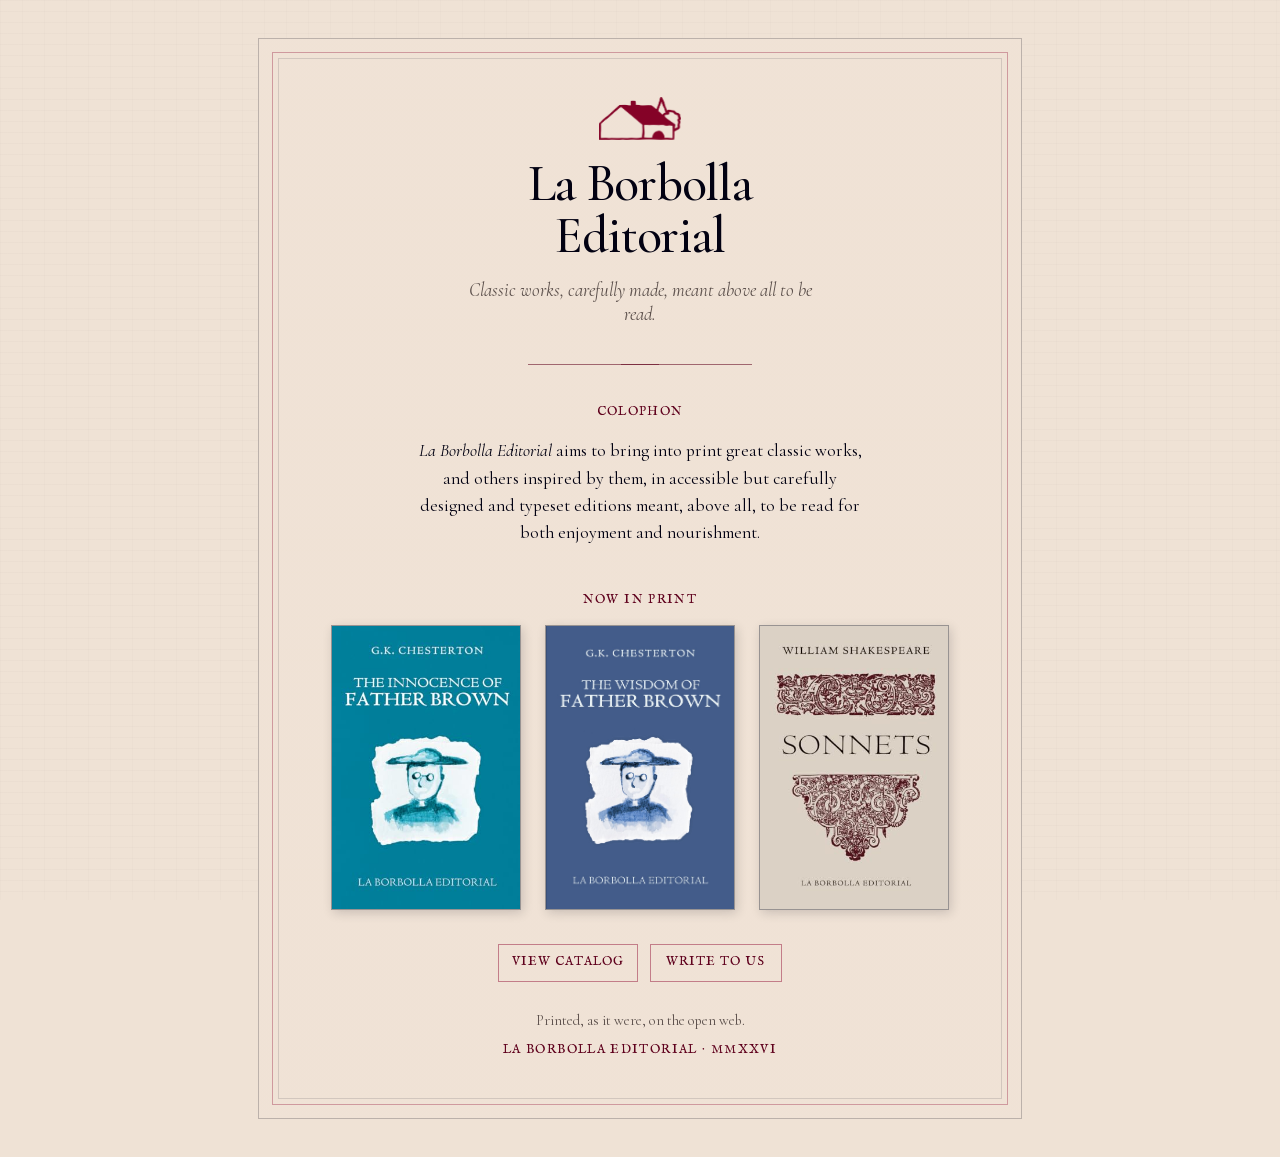
<file: index.html>
<!doctype html>
<html lang="en">
<head>
  <meta charset="utf-8">
  <meta name="viewport" content="width=device-width, initial-scale=1">
  <title>La Borbolla Editorial</title>
  <meta name="description" content="Classic works, carefully made, meant above all to be read. Accessible, carefully typeset editions of great classics.">
  <meta name="theme-color" content="#efe2d5">
  <link rel="canonical" href="https://laborbollaeditorial.com/">
  <link rel="icon" type="image/png" href="assets/social-preview.png">
  <meta property="og:type" content="website">
  <meta property="og:site_name" content="La Borbolla Editorial">
  <meta property="og:title" content="La Borbolla Editorial">
  <meta property="og:description" content="Classic works, carefully made, meant above all to be read. Accessible, carefully typeset editions of great classics.">
  <meta property="og:url" content="https://laborbollaeditorial.com/">
  <meta property="og:image" content="https://laborbollaeditorial.com/assets/social-preview.png">
  <meta property="og:image:alt" content="La Borbolla Editorial: classic works, carefully made, meant above all to be read">
  <meta name="twitter:card" content="summary_large_image">
  <link rel="preload" href="assets/fonts/CormorantGaramond-normal-400-latin.woff2" as="font" type="font/woff2" crossorigin>
  <link rel="stylesheet" href="styles.css">
</head>
<body>
  <main class="page" aria-label="La Borbolla Editorial colophon">
    <section class="colophon-card">
      <header class="masthead">
        <img class="printer-mark" src="assets/mark.png" alt="La Borbolla printer's mark" width="1638" height="858">
        <h1>La Borbolla Editorial</h1>
        <p class="subtitle">Classic works, carefully made, meant above all to be read.</p>
      </header>

      <div class="rule" aria-hidden="true"></div>

      <section class="statement" aria-labelledby="statement-title">
        <h2 id="statement-title">Colophon</h2>
        <p>
          <em>La Borbolla Editorial</em> aims to bring into print great classic works, and others inspired by them, in accessible but carefully designed and typeset editions meant, above all, to be read for both enjoyment and nourishment.
        </p>
      </section>

      <section class="now-in-print" aria-labelledby="shelf-title">
        <h2 id="shelf-title">Now in print</h2>
<!-- BUILD:shelf -->
    <ul class="shelf">
      <li><a href="catalog.html#the-innocence-of-father-brown"><img class="book-cover" src="assets/covers/innocence-father-brown.jpg" alt="Cover of The Innocence of Father Brown" width="324" height="500" loading="lazy"><span class="visually-hidden">The Innocence of Father Brown</span></a></li>
      <li><a href="catalog.html#the-wisdom-of-father-brown"><img class="book-cover" src="assets/covers/wisdom-father-brown.jpg" alt="Cover of The Wisdom of Father Brown" width="324" height="500" loading="lazy"><span class="visually-hidden">The Wisdom of Father Brown</span></a></li>
      <li><a href="catalog.html#sonnets"><img class="book-cover" src="assets/covers/sonnets.jpg" alt="Cover of Sonnets" width="324" height="500" loading="lazy"><span class="visually-hidden">Sonnets</span></a></li>
    </ul>
<!-- /BUILD:shelf -->
      </section>

      <nav class="actions" aria-label="Site links">
        <a href="catalog.html">View catalog</a>
        <a href="mailto:sir.jpiglesias@gmail.com">Write to us</a>
      </nav>

      <footer>
        <p>Printed, as it were, on the open web.</p>
        <p class="sig">La Borbolla Editorial · MMXXVI</p>
      </footer>
    </section>
  </main>
<!-- BUILD:jsonld -->
  <script type="application/ld+json">
[
  {
    "@context": "https://schema.org",
    "@type": "Organization",
    "name": "La Borbolla Editorial",
    "url": "https://laborbollaeditorial.com/",
    "logo": "https://laborbollaeditorial.com/assets/mark.png"
  }
]
  </script>
<!-- /BUILD:jsonld -->
</body>
</html>
</file>
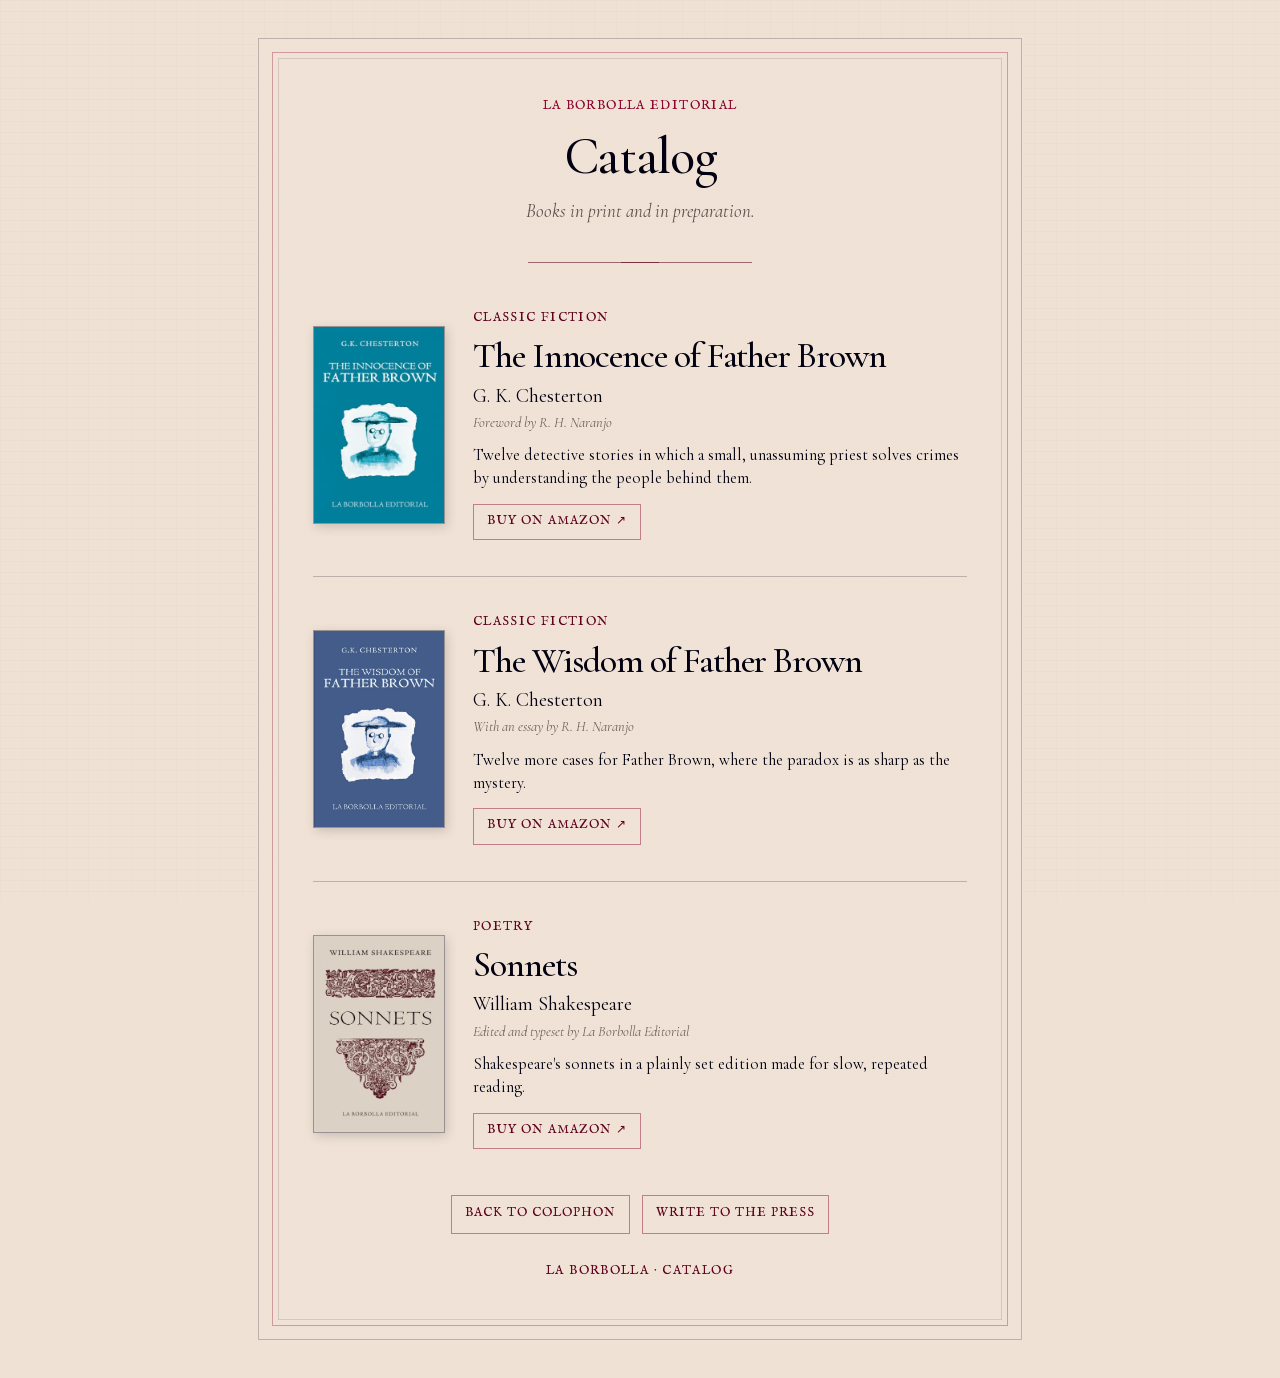
<file: catalog.html>
<!doctype html>
<html lang="en">
<head>
  <meta charset="utf-8">
  <meta name="viewport" content="width=device-width, initial-scale=1">
  <title>Catalog — La Borbolla Editorial</title>
  <meta name="description" content="Books in print and in preparation from La Borbolla Editorial: classic fiction and poetry in carefully typeset editions.">
  <meta name="theme-color" content="#efe2d5">
  <link rel="canonical" href="https://laborbollaeditorial.com/catalog.html">
  <link rel="icon" type="image/png" href="assets/social-preview.png">
  <meta property="og:type" content="website">
  <meta property="og:site_name" content="La Borbolla Editorial">
  <meta property="og:title" content="Catalog — La Borbolla Editorial">
  <meta property="og:description" content="Books in print and in preparation from La Borbolla Editorial: classic fiction and poetry in carefully typeset editions.">
  <meta property="og:url" content="https://laborbollaeditorial.com/catalog.html">
  <meta property="og:image" content="https://laborbollaeditorial.com/assets/social-preview.png">
  <meta property="og:image:alt" content="La Borbolla Editorial: classic works, carefully made, meant above all to be read">
  <meta name="twitter:card" content="summary_large_image">
  <link rel="preload" href="assets/fonts/CormorantGaramond-normal-400-latin.woff2" as="font" type="font/woff2" crossorigin>
  <link rel="stylesheet" href="styles.css">
  <script src="catalog.js" defer></script>
</head>
<body>
  <main class="page catalog-page" aria-label="La Borbolla Editorial catalog">
    <section class="colophon-card catalog-card">
      <header class="masthead catalog-masthead">
        <p class="eyebrow">La Borbolla Editorial</p>
        <h1>Catalog</h1>
        <p class="subtitle">Books in print and in preparation.</p>
      </header>

      <div class="rule" aria-hidden="true"></div>

      <section id="catalog-list" class="book-list" aria-label="Books">
<!-- BUILD:list -->
      <article id="the-innocence-of-father-brown" class="book-entry" data-categories="Classic fiction">
        <img class="book-cover" src="assets/covers/innocence-father-brown.jpg" alt="Cover of The Innocence of Father Brown" width="324" height="500" loading="lazy">
        <div class="book-copy">
          <p class="book-kicker">Classic fiction</p>
          <h2>The Innocence of Father Brown</h2>
          <p class="book-authors">G. K. Chesterton</p>
          <p class="book-contributors">Foreword by R. H. Naranjo</p>
          <p class="book-blurb">Twelve detective stories in which a small, unassuming priest solves crimes by understanding the people behind them.</p>
          <a class="book-buy" href="https://www.amazon.com/dp/B0H1HYPTSS" target="_blank" rel="noopener noreferrer">Buy <span class="visually-hidden">The Innocence of Father Brown </span>on Amazon <span aria-hidden="true">↗</span></a>
        </div>
      </article>
      <article id="the-wisdom-of-father-brown" class="book-entry" data-categories="Classic fiction">
        <img class="book-cover" src="assets/covers/wisdom-father-brown.jpg" alt="Cover of The Wisdom of Father Brown" width="324" height="500" loading="lazy">
        <div class="book-copy">
          <p class="book-kicker">Classic fiction</p>
          <h2>The Wisdom of Father Brown</h2>
          <p class="book-authors">G. K. Chesterton</p>
          <p class="book-contributors">With an essay by R. H. Naranjo</p>
          <p class="book-blurb">Twelve more cases for Father Brown, where the paradox is as sharp as the mystery.</p>
          <a class="book-buy" href="https://www.amazon.com/dp/B0HQ1B64QD" target="_blank" rel="noopener noreferrer">Buy <span class="visually-hidden">The Wisdom of Father Brown </span>on Amazon <span aria-hidden="true">↗</span></a>
        </div>
      </article>
      <article id="sonnets" class="book-entry" data-categories="Poetry">
        <img class="book-cover" src="assets/covers/sonnets.jpg" alt="Cover of Sonnets" width="324" height="500" loading="lazy">
        <div class="book-copy">
          <p class="book-kicker">Poetry</p>
          <h2>Sonnets</h2>
          <p class="book-authors">William Shakespeare</p>
          <p class="book-contributors">Edited and typeset by La Borbolla Editorial</p>
          <p class="book-blurb">Shakespeare&#x27;s sonnets in a plainly set edition made for slow, repeated reading.</p>
          <a class="book-buy" href="https://www.amazon.com/dp/B0H5TV4VX3" target="_blank" rel="noopener noreferrer">Buy <span class="visually-hidden">Sonnets </span>on Amazon <span aria-hidden="true">↗</span></a>
        </div>
      </article>
<!-- /BUILD:list -->
      </section>

<!-- BUILD:filters -->
      <section class="catalog-tags" aria-labelledby="catalog-tags-title" hidden>
        <h2 id="catalog-tags-title">Filter by category</h2>
        <div id="category-tags" class="tag-list">
          <button type="button" class="tag-button active" data-category="all" aria-pressed="true">All (3)</button>
          <button type="button" class="tag-button" data-category="Classic fiction" aria-pressed="false">Classic fiction (2)</button>
          <button type="button" class="tag-button" data-category="Poetry" aria-pressed="false">Poetry (1)</button>
        </div>
        <p id="filter-status" class="visually-hidden" role="status" aria-live="polite"></p>
      </section>
<!-- /BUILD:filters -->

      <nav class="actions" aria-label="Site links">
        <a href="index.html">Back to colophon</a>
        <a href="mailto:sir.jpiglesias@gmail.com">Write to the press</a>
      </nav>

      <footer>
        <p class="sig">La Borbolla · Catalog</p>
      </footer>
    </section>
  </main>
<!-- BUILD:jsonld -->
  <script type="application/ld+json">
[
  {
    "@context": "https://schema.org",
    "@type": "Organization",
    "name": "La Borbolla Editorial",
    "url": "https://laborbollaeditorial.com/",
    "logo": "https://laborbollaeditorial.com/assets/mark.png"
  },
  {
    "@context": "https://schema.org",
    "@type": "Book",
    "name": "The Innocence of Father Brown",
    "author": {
      "@type": "Person",
      "name": "G. K. Chesterton"
    },
    "publisher": {
      "@type": "Organization",
      "name": "La Borbolla Editorial"
    },
    "image": "https://laborbollaeditorial.com/assets/covers/innocence-father-brown.jpg",
    "description": "Twelve detective stories in which a small, unassuming priest solves crimes by understanding the people behind them.",
    "url": "https://www.amazon.com/dp/B0H1HYPTSS"
  },
  {
    "@context": "https://schema.org",
    "@type": "Book",
    "name": "The Wisdom of Father Brown",
    "author": {
      "@type": "Person",
      "name": "G. K. Chesterton"
    },
    "publisher": {
      "@type": "Organization",
      "name": "La Borbolla Editorial"
    },
    "image": "https://laborbollaeditorial.com/assets/covers/wisdom-father-brown.jpg",
    "description": "Twelve more cases for Father Brown, where the paradox is as sharp as the mystery.",
    "url": "https://www.amazon.com/dp/B0HQ1B64QD"
  },
  {
    "@context": "https://schema.org",
    "@type": "Book",
    "name": "Sonnets",
    "author": {
      "@type": "Person",
      "name": "William Shakespeare"
    },
    "publisher": {
      "@type": "Organization",
      "name": "La Borbolla Editorial"
    },
    "image": "https://laborbollaeditorial.com/assets/covers/sonnets.jpg",
    "description": "Shakespeare's sonnets in a plainly set edition made for slow, repeated reading.",
    "url": "https://www.amazon.com/dp/B0H5TV4VX3"
  }
]
  </script>
<!-- /BUILD:jsonld -->
</body>
</html>
</file>
<file: styles.css>
@font-face {
  font-family: 'Cormorant Garamond';
  font-style: italic;
  font-weight: 400;
  font-display: swap;
  src: url("assets/fonts/CormorantGaramond-italic-400-latin-ext.woff2") format('woff2');
  unicode-range: U+0100-02BA, U+02BD-02C5, U+02C7-02CC, U+02CE-02D7, U+02DD-02FF, U+0304, U+0308, U+0329, U+1D00-1DBF, U+1E00-1E9F, U+1EF2-1EFF, U+2020, U+20A0-20AB, U+20AD-20C4, U+2113, U+2C60-2C7F, U+A720-A7FF;
}
@font-face {
  font-family: 'Cormorant Garamond';
  font-style: italic;
  font-weight: 400;
  font-display: swap;
  src: url("assets/fonts/CormorantGaramond-italic-400-latin.woff2") format('woff2');
  unicode-range: U+0000-00FF, U+0131, U+0152-0153, U+02BB-02BC, U+02C6, U+02DA, U+02DC, U+0304, U+0308, U+0329, U+2000-206F, U+20AC, U+2122, U+2191, U+2193, U+2212, U+2215, U+FEFF, U+FFFD;
}
@font-face {
  font-family: 'Cormorant Garamond';
  font-style: normal;
  font-weight: 400;
  font-display: swap;
  src: url("assets/fonts/CormorantGaramond-normal-400-latin-ext.woff2") format('woff2');
  unicode-range: U+0100-02BA, U+02BD-02C5, U+02C7-02CC, U+02CE-02D7, U+02DD-02FF, U+0304, U+0308, U+0329, U+1D00-1DBF, U+1E00-1E9F, U+1EF2-1EFF, U+2020, U+20A0-20AB, U+20AD-20C4, U+2113, U+2C60-2C7F, U+A720-A7FF;
}
@font-face {
  font-family: 'Cormorant Garamond';
  font-style: normal;
  font-weight: 400;
  font-display: swap;
  src: url("assets/fonts/CormorantGaramond-normal-400-latin.woff2") format('woff2');
  unicode-range: U+0000-00FF, U+0131, U+0152-0153, U+02BB-02BC, U+02C6, U+02DA, U+02DC, U+0304, U+0308, U+0329, U+2000-206F, U+20AC, U+2122, U+2191, U+2193, U+2212, U+2215, U+FEFF, U+FFFD;
}
@font-face {
  font-family: 'Cormorant Garamond';
  font-style: normal;
  font-weight: 500;
  font-display: swap;
  src: url("assets/fonts/CormorantGaramond-normal-500-latin-ext.woff2") format('woff2');
  unicode-range: U+0100-02BA, U+02BD-02C5, U+02C7-02CC, U+02CE-02D7, U+02DD-02FF, U+0304, U+0308, U+0329, U+1D00-1DBF, U+1E00-1E9F, U+1EF2-1EFF, U+2020, U+20A0-20AB, U+20AD-20C4, U+2113, U+2C60-2C7F, U+A720-A7FF;
}
@font-face {
  font-family: 'Cormorant Garamond';
  font-style: normal;
  font-weight: 500;
  font-display: swap;
  src: url("assets/fonts/CormorantGaramond-normal-500-latin.woff2") format('woff2');
  unicode-range: U+0000-00FF, U+0131, U+0152-0153, U+02BB-02BC, U+02C6, U+02DA, U+02DC, U+0304, U+0308, U+0329, U+2000-206F, U+20AC, U+2122, U+2191, U+2193, U+2212, U+2215, U+FEFF, U+FFFD;
}
@font-face {
  font-family: 'Cormorant Garamond';
  font-style: normal;
  font-weight: 600;
  font-display: swap;
  src: url("assets/fonts/CormorantGaramond-normal-600-latin-ext.woff2") format('woff2');
  unicode-range: U+0100-02BA, U+02BD-02C5, U+02C7-02CC, U+02CE-02D7, U+02DD-02FF, U+0304, U+0308, U+0329, U+1D00-1DBF, U+1E00-1E9F, U+1EF2-1EFF, U+2020, U+20A0-20AB, U+20AD-20C4, U+2113, U+2C60-2C7F, U+A720-A7FF;
}
@font-face {
  font-family: 'Cormorant Garamond';
  font-style: normal;
  font-weight: 600;
  font-display: swap;
  src: url("assets/fonts/CormorantGaramond-normal-600-latin.woff2") format('woff2');
  unicode-range: U+0000-00FF, U+0131, U+0152-0153, U+02BB-02BC, U+02C6, U+02DA, U+02DC, U+0304, U+0308, U+0329, U+2000-206F, U+20AC, U+2122, U+2191, U+2193, U+2212, U+2215, U+FEFF, U+FFFD;
}
@font-face {
  font-family: 'IM Fell English';
  font-style: italic;
  font-weight: 400;
  font-display: swap;
  src: url("assets/fonts/IMFellEnglish-italic-400-latin.woff2") format('woff2');
  unicode-range: U+0000-00FF, U+0131, U+0152-0153, U+02BB-02BC, U+02C6, U+02DA, U+02DC, U+0304, U+0308, U+0329, U+2000-206F, U+20AC, U+2122, U+2191, U+2193, U+2212, U+2215, U+FEFF, U+FFFD;
}
@font-face {
  font-family: 'IM Fell English';
  font-style: normal;
  font-weight: 400;
  font-display: swap;
  src: url("assets/fonts/IMFellEnglish-normal-400-latin.woff2") format('woff2');
  unicode-range: U+0000-00FF, U+0131, U+0152-0153, U+02BB-02BC, U+02C6, U+02DA, U+02DC, U+0304, U+0308, U+0329, U+2000-206F, U+20AC, U+2122, U+2191, U+2193, U+2212, U+2215, U+FEFF, U+FFFD;
}

:root {
  --paper: #efe2d5;
  --paper-deep: #e5cfba;
  --ink: #020112;
  --muted-ink: #5d514d;
  --soft-ink: #6e625d;
  --red: #8d022e;
  --red-dark: #5f001d;
  --hairline: rgba(2, 1, 18, 0.22);
}

* {
  box-sizing: border-box;
}

html {
  min-height: 100%;
  background: var(--paper);
}

body {
  min-height: 100%;
  margin: 0;
  color: var(--ink);
  background: var(--paper);
  font-family: "Cormorant Garamond", Georgia, serif;
  font-size: 18px;
  line-height: 1.55;
  -webkit-font-smoothing: antialiased;
  text-rendering: optimizeLegibility;
}

body::before {
  content: "";
  position: fixed;
  inset: 0;
  pointer-events: none;
  opacity: 0.50;
  background-image:
    linear-gradient(rgba(2, 1, 18, 0.030) 1px, transparent 1px),
    linear-gradient(90deg, rgba(2, 1, 18, 0.020) 1px, transparent 1px);
  background-size: 11px 11px, 22px 22px;
  mix-blend-mode: multiply;
}

.page {
  width: min(100%, 840px);
  margin: 0 auto;
  padding: clamp(14px, 3.4vw, 38px);
}

.colophon-card {
  position: relative;
  max-width: 780px;
  margin: 0 auto;
  padding: clamp(30px, 5.2vw, 58px) clamp(24px, 5.2vw, 54px);
  background:
    linear-gradient(rgba(239, 226, 213, 0.96), rgba(239, 226, 213, 0.96)),
    repeating-linear-gradient(0deg, transparent 0, transparent 35px, rgba(141, 2, 46, 0.035) 36px);
  border: 1px solid var(--hairline);
}

.colophon-card::before,
.colophon-card::after {
  content: "";
  position: absolute;
  inset: 13px;
  border: 1px solid rgba(141, 2, 46, 0.32);
  pointer-events: none;
}

.colophon-card::after {
  inset: 19px;
  border-color: rgba(2, 1, 18, 0.12);
}

.masthead,
.statement,
.actions,
footer {
  text-align: center;
}

.eyebrow,
h2,
dt,
.sig {
  font-family: "IM Fell English", Georgia, serif;
  letter-spacing: 0.11em;
  text-transform: uppercase;
}

.eyebrow {
  margin: 0 0 15px;
  color: var(--red);
  font-size: 0.78rem;
}

.printer-mark {
  display: block;
  width: clamp(58px, 10vw, 82px);
  height: auto;
  margin: 0 auto 18px;
  mix-blend-mode: multiply;
}

h1 {
  max-width: 13ch;
  margin: 0 auto;
  font-size: clamp(1.85rem, 4.6vw, 3.25rem);
  font-weight: 500;
  line-height: 1;
  letter-spacing: -0.025em;
}

.subtitle {
  max-width: 22rem;
  margin: 17px auto 0;
  color: var(--muted-ink);
  font-size: clamp(0.98rem, 2vw, 1.18rem);
  font-style: italic;
  line-height: 1.25;
}

.rule {
  width: min(100%, 14rem);
  height: 0;
  margin: clamp(24px, 4.2vw, 38px) auto;
  border-top: 1px solid rgba(95, 0, 29, 0.55);
}

.rule::before {
  content: "";
  display: block;
  width: 2.35rem;
  margin: -1px auto 0;
  border-top: 1px solid rgba(95, 0, 29, 0.55);
}

h2 {
  margin: 0 0 15px;
  color: var(--red-dark);
  font-size: 0.78rem;
  font-weight: 400;
}

.statement p {
  max-width: 28rem;
  margin: 0 auto;
  font-size: clamp(0.98rem, 1.8vw, 1.1rem);
}

.details {
  display: grid;
  gap: 0;
  margin: clamp(38px, 7vw, 66px) 0;
  border-top: 1px solid var(--hairline);
  border-bottom: 1px solid var(--hairline);
}

.details div {
  display: grid;
  grid-template-columns: minmax(8.5rem, 0.8fr) 1.6fr;
  gap: 24px;
  padding: 17px 0;
  border-top: 1px solid rgba(2, 1, 18, 0.1);
}

.details div:first-child {
  border-top: 0;
}

dt {
  color: var(--red-dark);
  font-size: 0.78rem;
}

dd {
  margin: 0;
  color: var(--ink);
  font-size: 1.1rem;
  line-height: 1.35;
}

a {
  color: var(--red);
  text-decoration-thickness: 1px;
  text-underline-offset: 0.18em;
  transition: color 160ms ease, opacity 160ms ease;
}

a:hover {
  color: var(--red-dark);
}

a:focus-visible,
.tag-button:focus-visible {
  outline: 2px solid var(--red);
  outline-offset: 3px;
}

.actions {
  display: flex;
  flex-wrap: wrap;
  justify-content: center;
  gap: 12px;
  margin: clamp(26px, 4.2vw, 34px) 0 28px;
}

.actions a {
  min-width: 132px;
  padding: 8px 13px 9px;
  border: 1px solid rgba(141, 2, 46, 0.45);
  color: var(--red-dark);
  font-family: "IM Fell English", Georgia, serif;
  font-size: 0.78rem;
  letter-spacing: 0.08em;
  text-decoration: none;
  text-transform: uppercase;
}

.actions a:hover,
.actions a:focus-visible {
  background: rgba(141, 2, 46, 0.08);
}

footer {
  color: var(--muted-ink);
  font-size: 0.9rem;
}

footer p {
  margin: 0;
}

.sig {
  margin-top: 8px;
  color: var(--red-dark);
  font-size: 0.78rem;
}

.catalog-masthead h1 {
  max-width: none;
}

.book-list {
  display: grid;
  gap: clamp(24px, 4vw, 36px);
  margin: clamp(30px, 5vw, 46px) 0;
}

.book-entry {
  position: relative;
  display: grid;
  grid-template-columns: minmax(96px, 132px) 1fr;
  gap: clamp(16px, 3vw, 28px);
  align-items: center;
  padding-bottom: clamp(24px, 4vw, 36px);
  border-bottom: 1px solid var(--hairline);
}

.book-entry[hidden] {
  display: none;
}

.book-entry:last-of-type {
  padding-bottom: 0;
  border-bottom: 0;
}

.book-cover {
  aspect-ratio: 2 / 3;
  width: 100%;
  height: auto;
  background: #d2cbc3;
  border: 1px solid rgba(2, 1, 18, 0.28);
  box-shadow: 2px 3px 10px rgba(2, 1, 18, 0.16);
  display: block;
  object-fit: cover;
}

.book-copy {
  min-width: 0;
}

.book-kicker {
  margin: 0 0 10px;
  color: var(--red-dark);
  font-family: "IM Fell English", Georgia, serif;
  font-size: 0.78rem;
  letter-spacing: 0.11em;
  text-transform: uppercase;
}

.book-badge {
  margin-left: 10px;
  padding: 1px 7px 2px;
  border: 1px solid var(--red-dark);
  letter-spacing: 0.08em;
}

.book-copy h2 {
  margin: 0;
  color: var(--ink);
  font-family: "Cormorant Garamond", Georgia, serif;
  font-size: clamp(1.55rem, 3.7vw, 2.25rem);
  font-weight: 500;
  letter-spacing: -0.03em;
  line-height: 0.98;
  text-transform: none;
}

.book-authors {
  margin: 10px 0 0;
  font-size: clamp(1.02rem, 2vw, 1.22rem);
  line-height: 1.25;
}

.book-contributors {
  margin: 5px 0 0;
  color: var(--soft-ink);
  font-size: 0.9rem;
  font-style: italic;
  line-height: 1.35;
}

.book-blurb {
  margin: 12px 0 0;
  font-size: 1.02rem;
  line-height: 1.4;
}

.book-buy {
  display: inline-block;
  margin-top: 14px;
  padding: 7px 13px 8px;
  border: 1px solid rgba(141, 2, 46, 0.45);
  color: var(--red-dark);
  font-family: "IM Fell English", Georgia, serif;
  font-size: 0.78rem;
  letter-spacing: 0.08em;
  text-decoration: none;
  text-transform: uppercase;
}

/* The whole card is clickable through the buy link. */
.book-buy::after {
  content: "";
  position: absolute;
  inset: 0;
}

.book-entry:hover .book-buy,
.book-buy:focus-visible {
  background: rgba(141, 2, 46, 0.08);
}

.book-buy:focus-visible {
  outline-offset: 3px;
}

.forthcoming .book-cover {
  filter: saturate(0.7);
}

.visually-hidden {
  position: absolute;
  width: 1px;
  height: 1px;
  margin: -1px;
  padding: 0;
  overflow: hidden;
  clip-path: inset(50%);
  white-space: nowrap;
}

.now-in-print {
  margin-top: clamp(30px, 5vw, 44px);
  text-align: center;
}

.shelf {
  display: flex;
  flex-wrap: wrap;
  justify-content: center;
  gap: clamp(14px, 3vw, 24px);
  margin: 0;
  padding: 0;
  list-style: none;
}

.shelf li {
  width: clamp(84px, 26vw, 190px);
}

.shelf .book-cover {
  transition: transform 220ms ease;
}

.shelf a:hover .book-cover,
.shelf a:focus-visible .book-cover {
  transform: translateY(-3px);
}

.catalog-tags[hidden] {
  display: none;
}

.catalog-tags {
  margin: clamp(28px, 5vw, 44px) 0 clamp(16px, 3vw, 28px);
  padding-top: clamp(22px, 4vw, 34px);
  border-top: 1px solid var(--hairline);
  text-align: center;
}

.catalog-tags h2 {
  margin-bottom: 14px;
}

.tag-list {
  display: flex;
  flex-wrap: wrap;
  justify-content: center;
  gap: 9px;
}

.tag-button {
  appearance: none;
  border: 1px solid rgba(141, 2, 46, 0.38);
  border-radius: 999px;
  padding: 7px 13px 8px;
  background: transparent;
  color: var(--red-dark);
  cursor: pointer;
  font-family: "IM Fell English", Georgia, serif;
  font-size: 0.78rem;
  letter-spacing: 0.07em;
  text-transform: uppercase;
  transform: translateY(0);
  transition:
    background-color 220ms ease,
    border-color 220ms ease,
    color 220ms ease,
    opacity 220ms ease,
    transform 220ms ease;
}

.tag-button:hover,
.tag-button:focus-visible,
.tag-button.active {
  background: rgba(141, 2, 46, 0.08);
  color: var(--ink);
  transform: translateY(-1px);
}

.tag-button.active {
  border-color: var(--red-dark);
}

@media (prefers-reduced-motion: reduce) {
  .tag-button,
  .shelf .book-cover {
    transition: none;
  }

  .shelf a:hover .book-cover,
  .shelf a:focus-visible .book-cover,
  .tag-button,
  .tag-button:hover,
  .tag-button:focus-visible,
  .tag-button.active {
    opacity: 1;
    transform: none;
  }
}

::selection {
  background: var(--red);
  color: var(--paper);
}

@media (max-width: 620px) {
  body {
    font-size: 17px;
  }

  .page {
    padding: 10px;
  }

  .colophon-card {
    padding: 36px 21px;
  }

  .colophon-card::before {
    inset: 9px;
  }

  .colophon-card::after {
    inset: 14px;
  }

  .details div {
    grid-template-columns: 1fr;
    gap: 6px;
    text-align: center;
  }

  h1 {
    max-width: 11ch;
  }

  .book-entry {
    grid-template-columns: minmax(84px, 104px) 1fr;
    gap: 16px;
    align-items: start;
  }
}
</file>
